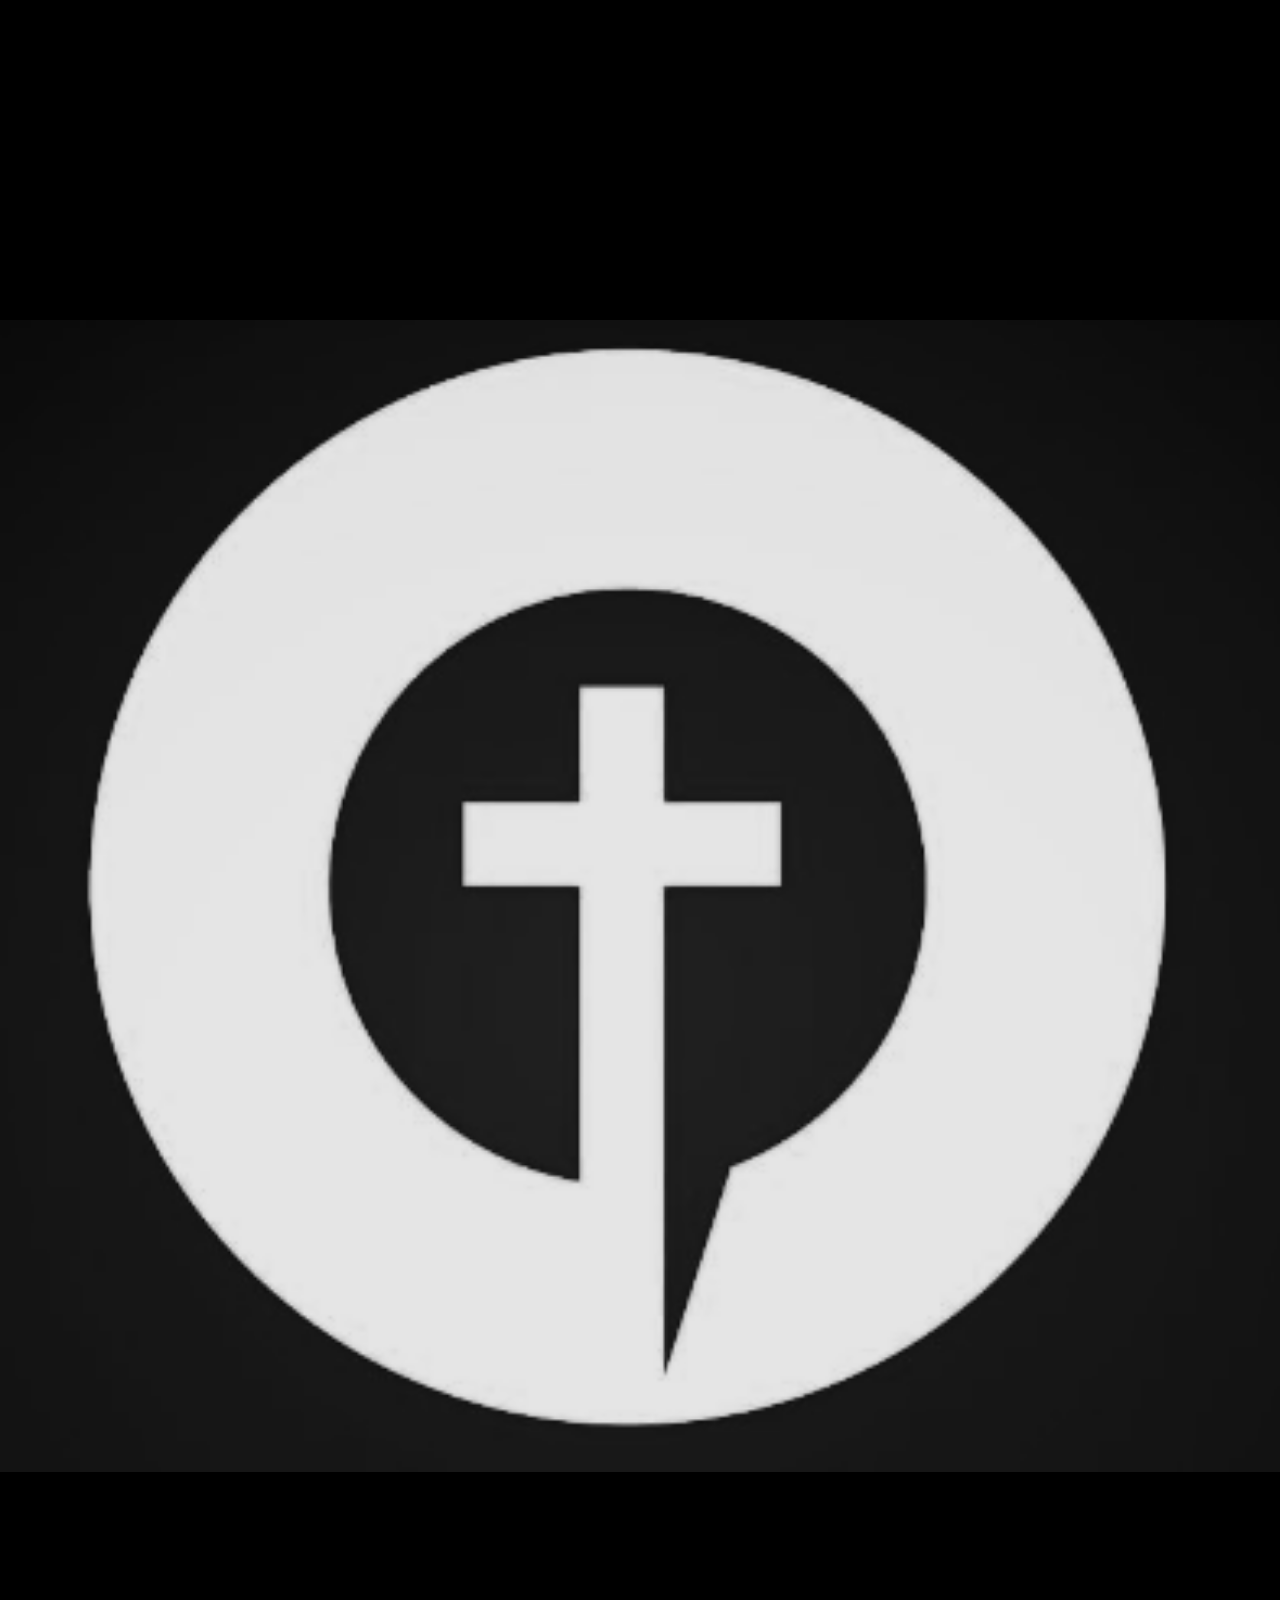
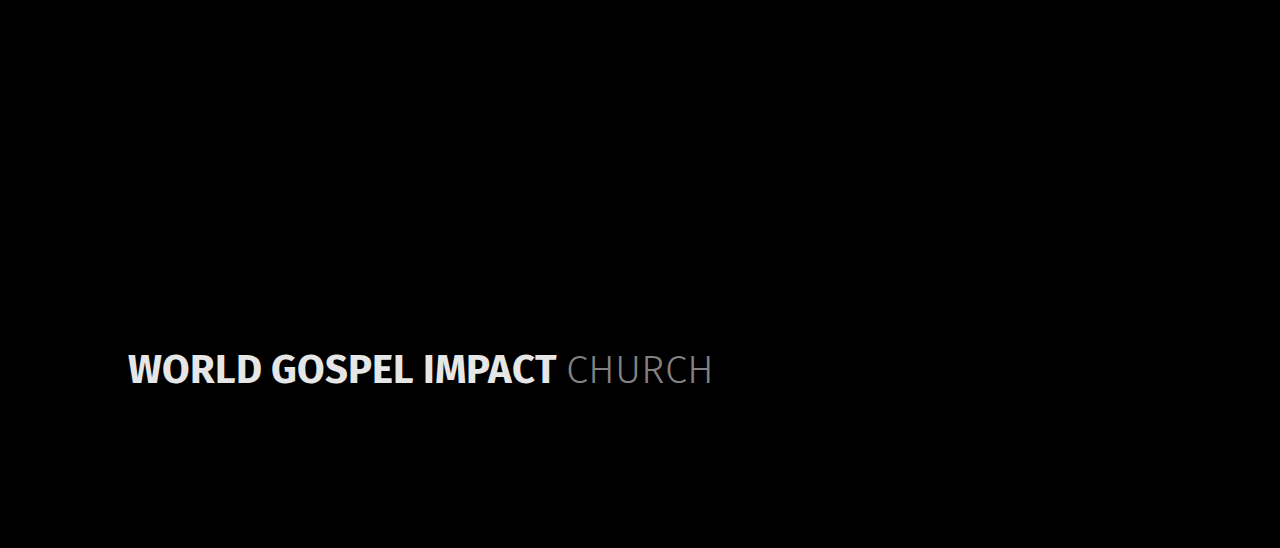
<file: index.html>
<!DOCTYPE html>
<html lang="en">
<head>
    <meta charset="UTF-8">
    <meta http-equiv="X-UA-Compatible" content="IE=edge">
    <meta name="viewport" content="width=device-width, initial-scale=1.0">

    <!--==================== CSS ====================-->
    <link rel="stylesheet" href="assets/css/default.css">

    <title>World Gospel Impact Church</title>

</head>
<body>
    <!--==================== HEADER ====================-->
    <header class="header" id="header">

    </header>

    <!--==================== MAIN ====================-->
    <main class="main">
        <div class="main-pic"></div>
        <h1 class="slogan">WORLD GOSPEL IMPACT <span id="lighter">CHURCH</span></h1>
    </main>
</body>
    <!--==================== FOOTER ====================-->
    <footer class="footer" id="footer">

    </footer>
    <!--==================== JS ====================-->
    <script src="assets/js/default.js"></script>
</html>
</file>
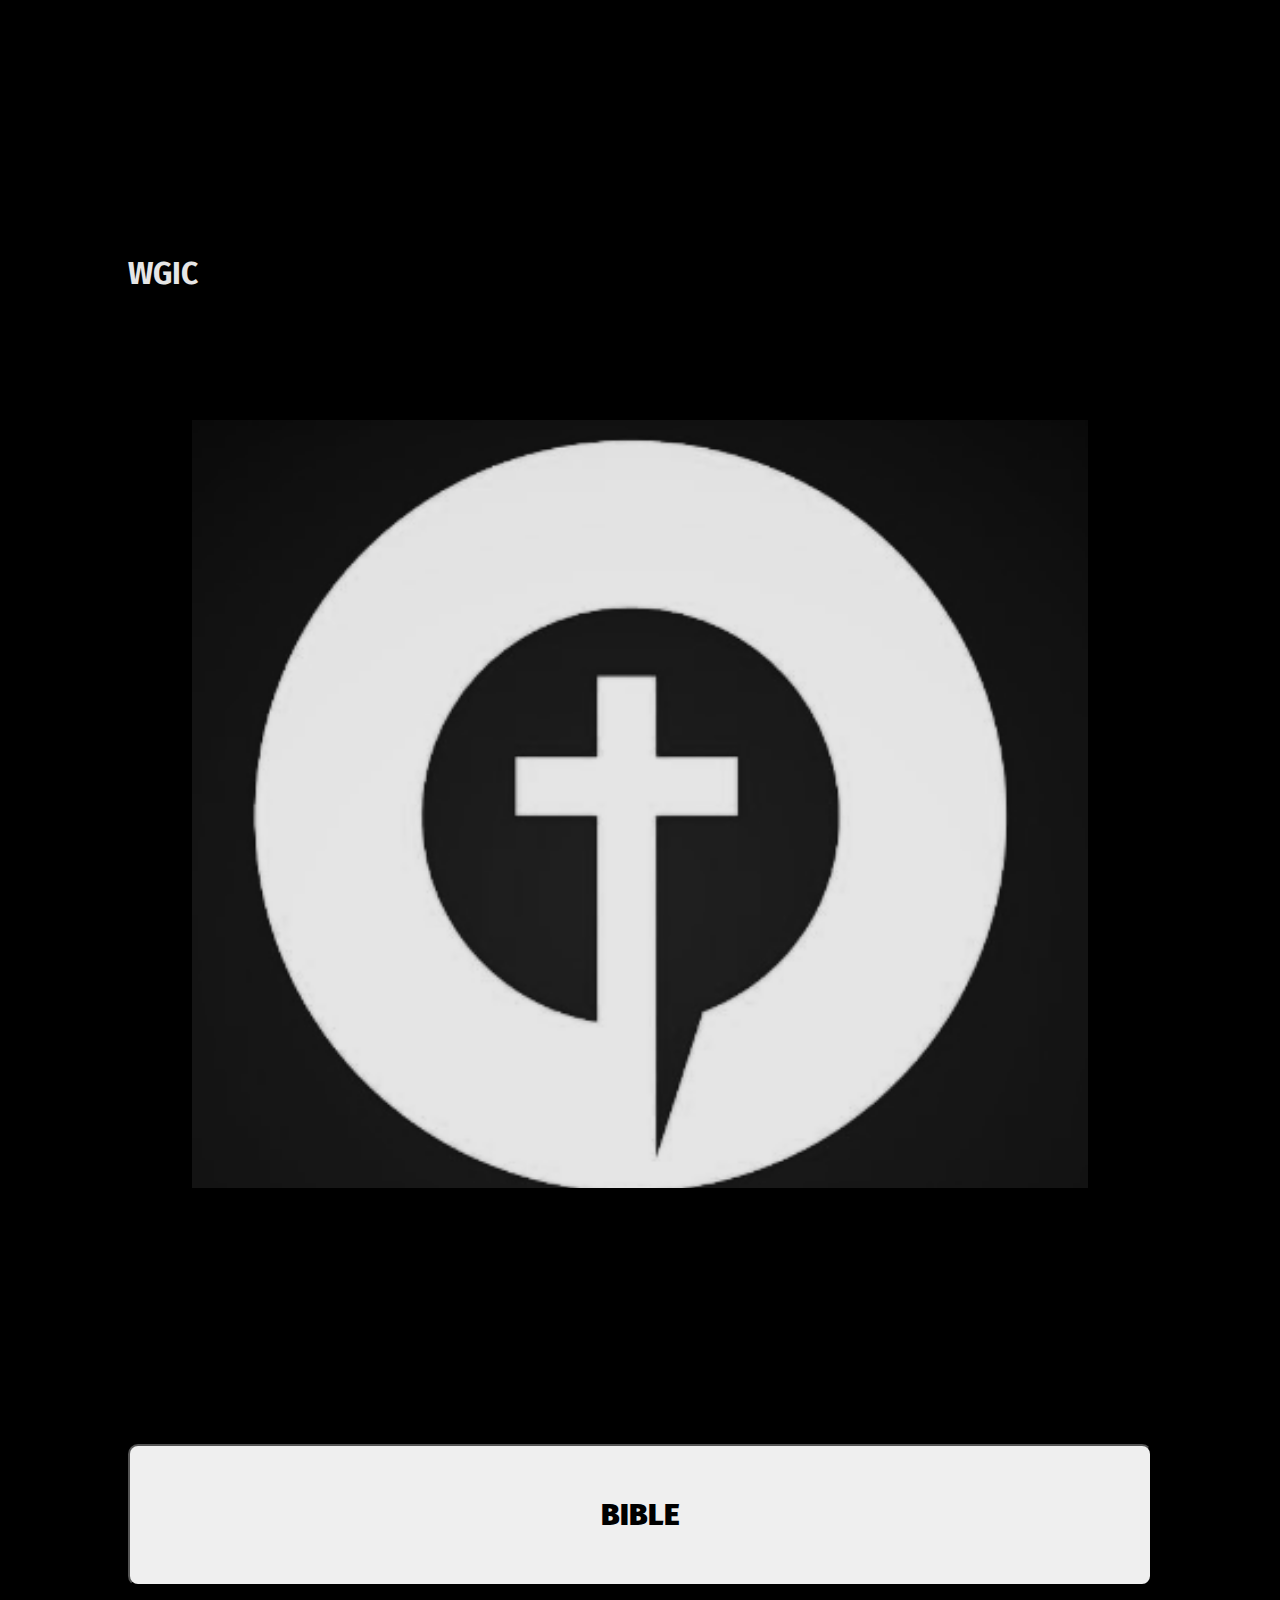
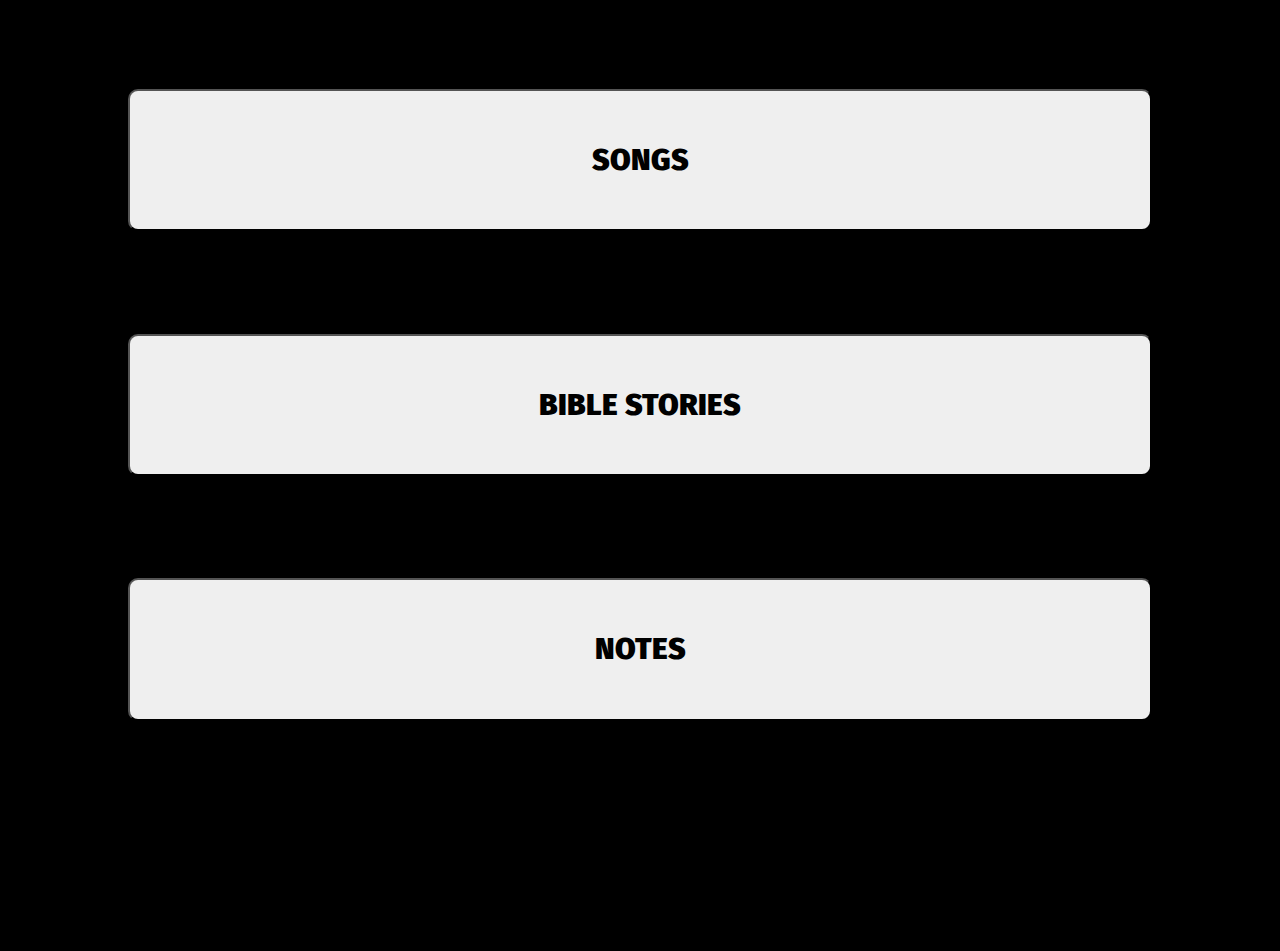
<file: home.html>
<!DOCTYPE html>
<html lang="en">
<head>
    <meta charset="UTF-8">
    <meta http-equiv="X-UA-Compatible" content="IE=edge">
    <meta name="viewport" content="width=device-width, initial-scale=1.0">
    <!--==================== UNICONS ====================-->
    <link rel="stylesheet" type="text/css" href="https://unicons.iconscout.com/release/v3.0.6/css/line.css">

    <!--==================== CSS ====================-->
    <link rel="stylesheet" href="assets/css/default.css">

    <title>World Gospel Impact Church</title>

</head>
<body>
    <!--==================== HEADER ====================-->
    <header class="header" id="header">

    </header>

    <!--==================== MAIN ====================-->
    <main class="main">
        <div class="menu-bar">
            <h2 class="text">WGIC</h2>
            <div class="icon"><i class="uil uil-search"></i></div>
            <div class="icon"><i class="uil uil-bars"></i></div>
        </div>
    </main>
    <!--==================== PICTURE ====================-->
    <section class="home-pic">
    </section>
    <!--==================== HOME MENU ====================-->
    <section class="menu-btns">
        <button class="btn-1">BIBLE</button>
        <button class="btn-1"><a href="songs.html">SONGS</a></button>
        <button class="btn-1">BIBLE STORIES</button>
        <button class="btn-1">NOTES</button>
    </section>

</body>
    <!--==================== FOOTER ====================-->
    <footer class="footer" id="footer">

    </footer>
    <!--==================== JS ====================-->
    <script src="assets/js/default.js"></script>
</html>
</file>
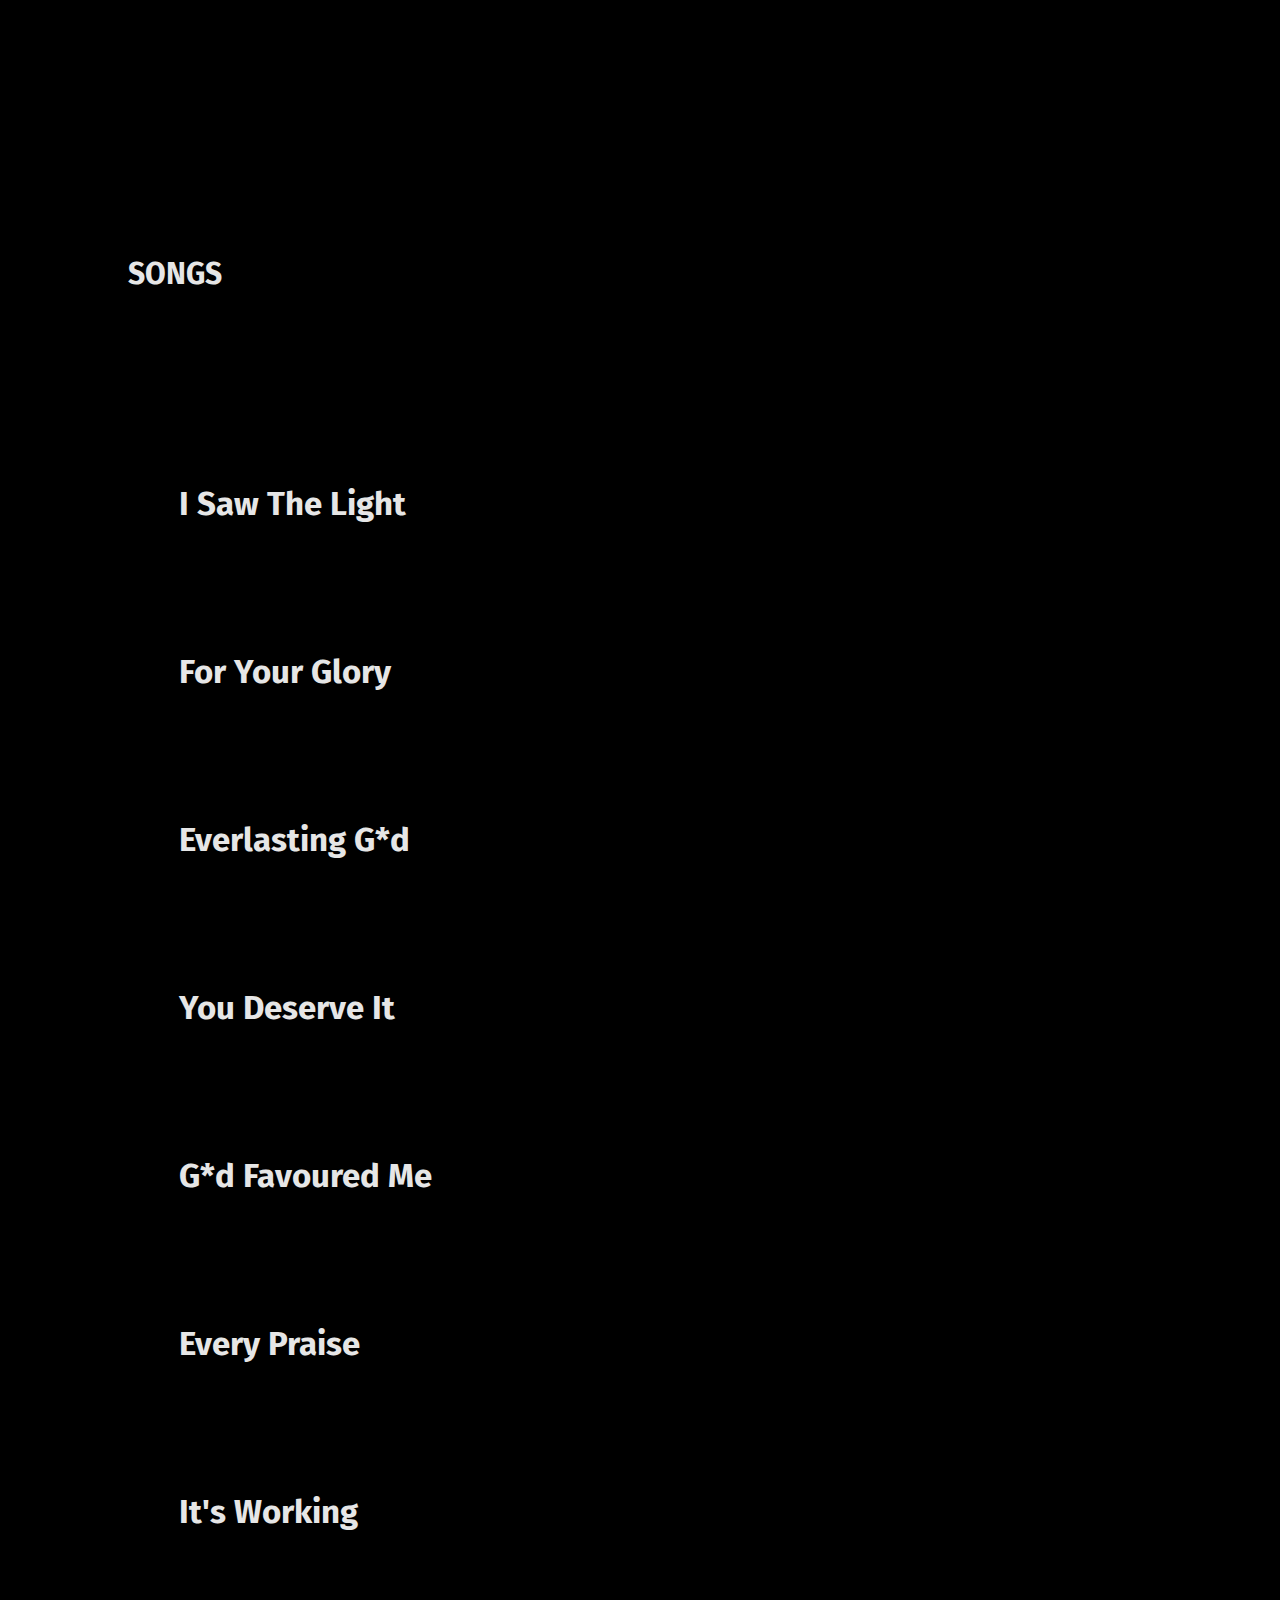
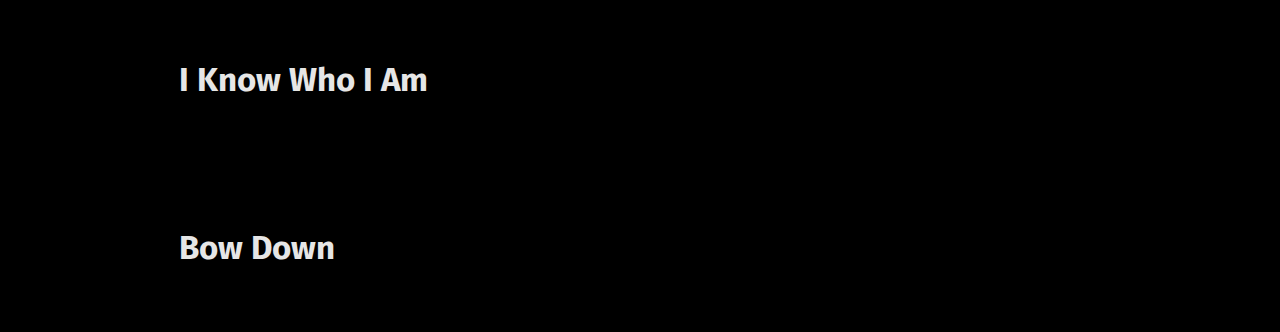
<file: songs.html>
<!DOCTYPE html>
<html lang="en">
<head>
    <meta charset="UTF-8">
    <meta http-equiv="X-UA-Compatible" content="IE=edge">
    <meta name="viewport" content="width=device-width, initial-scale=1.0">
    <!--==================== UNICONS ====================-->
    <link rel="stylesheet" type="text/css" href="https://unicons.iconscout.com/release/v3.0.6/css/line.css">

    <!--==================== CSS ====================-->
    <link rel="stylesheet" href="assets/css/default.css">

    <title>World Gospel Impact Church</title>

</head>
<body>
    <!--==================== HEADER ====================-->
    <header class="header" id="header">

    </header>

    <!--==================== MAIN ====================-->
    <main class="main">
        <div class="menu-bar">
            <h2 class="text">SONGS</h2>
            <div class="icon"><i class="uil uil-search"></i></div>
            <div class="icon"><i class="uil uil-bars"></i></div>
        </div>
    </main>
    <!--==================== SONGS ====================-->
    <section class="songs">
        <div id="songs">
            <i class="uil uil-music"></i>
            <h2>I Saw The Light</h2>
        </div>
        <div id="songs">
            <i class="uil uil-music"></i>
            <h2>For Your Glory</h2>
        </div>
        <div id="songs">
            <i class="uil uil-music"></i>
            <h2>Everlasting G*d</h2>
        </div>
        <div id="songs">
            <i class="uil uil-music"></i>
            <h2>You Deserve It</h2>
        </div>
        <div id="songs">
            <i class="uil uil-music"></i>
            <h2>G*d Favoured Me</h2>
        </div>
        <div id="songs">
            <i class="uil uil-music"></i>
            <h2>Every Praise</h2>
        </div>
        <div id="songs">
            <i class="uil uil-music"></i>
            <h2>It's Working</h2>
        </div>
        <div id="songs">
            <i class="uil uil-music"></i>
            <h2>I Know Who I Am</h2>
        </div>
        <div id="songs">
            <i class="uil uil-music"></i>
            <h2>Bow Down</h2>
        </div>
    </section>
</body>
    <!--==================== FOOTER ====================-->
    <footer class="footer" id="footer">

    </footer>
    <!--==================== JS ====================-->
    <script src="assets/js/default.js"></script>
</html>
</file>
<file: assets/css/default.css>
/*==================== GOOGLE FONTS ====================*/
@import url('https://fonts.googleapis.com/css2?family=Fira+Sans:wght@300;900&display=swap');
/*==================== VARIABLES CSS ====================*/
:root{
    --border: 1px solid hsl(100, 100%, 100%);
    /*========== Colors ==========*/
    --background-color: hsl(0, 0%, 0%);
    --text-color: 	hsl(0, 0%, 90%);
    --second-text: 	hsl(0, 0%, 51%);

    /*========== Fonts ==========*/
    --nrm-font-size: 30px;
    --big-font-size: 40px;
    --headings-font-weight: 900;
    --text-font-weight: 300;

    /*========== Size ==========*/
    --margin-top: 25%;
    --padd: 10%;
}
/*==================== DEFAULT ====================*/
*{
    box-sizing: border-box;
    padding: 0;
    margin: 0;
    font-family: 'Fira Sans', sans-serif;
}
html{
    scroll-behavior: smooth;
}
body{
    background-color: var(--background-color);
}
ul{
    list-style: none;
}
a{
    text-decoration: none;
}
img{
    max-width: 100%;
    height: auto;
}
h1, h2, h3, a{
    color: var(--text-color);
}

/*==================== MAIN ====================*/
.main-pic{
    margin-top: var(--margin-top);
    background-image: url('../images/WGI.png');
    background-size: cover;
    padding: 45%;
}
.slogan{
    font-size: var(--big-font-size);
    margin-top: var(--margin-top);
    padding: var(--padd);
    line-height: 2.5;
}
#lighter{
    font-weight: var(--text-font-weight);
    color: var(--second-text);
}
i{
    color: var(--text-color);
}
.menu-bar{
    margin-top: var(--padd);
    display: flex;
}
.text, .icon{
    /* border: var(--border); */
    font-size: var(--nrm-font-size);
    padding: var(--padd);
}
.text{
    margin-right: 8%;
}
.uil-search{
    padding-left: 200%;
}
/*==================== PICTURE ====================*/
.home-pic{
    /* border: var(--border); */
    background-image: url(../images/WGI.png);
    background-size: cover;
    padding-top: 60%;
    margin: 0% 15% 0% 15%;
}
/*==================== HOME MENU ====================*/
.menu-btns{
    margin-top: var(--padd);
    padding: var(--padd);
}
.btn-1{
    font-size: var(--nrm-font-size);
    font-weight: var(--headings-font-weight);
    margin-bottom: var(--padd);
    width: 100%;
    padding: 5%;
    border-radius: 10px;
}
.btn-1 a{
    color: var(--background-color);
}
/*==================== SONGS ====================*/
#songs{
    font-size: 22px;
    padding: 5% 10% 5% 10%;
    display: flex;
}
.uil-music{
    padding-right: 5%;
    font-size: var(--nrm-font-size);
}


/*==================== RESPONSIVE ====================*/

/* Extra small devices (phones, 600px and down) */
@media only screen and (max-width: 600px) {}

/* Small devices (phone and large phones, 600px and up) */
@media only screen and (min-width: 600px) {}

/* Medium devices (landscape tablets, 768px and up) */
@media only screen and (min-width: 768px) {}

/* Large devices (laptops, 992px and up) */
@media only screen and (min-width: 992px) {}

/* Extra large devices (large laptops and desktops, 1200px and up) */
@media only screen and (min-width: 1200px) {}
</file>
